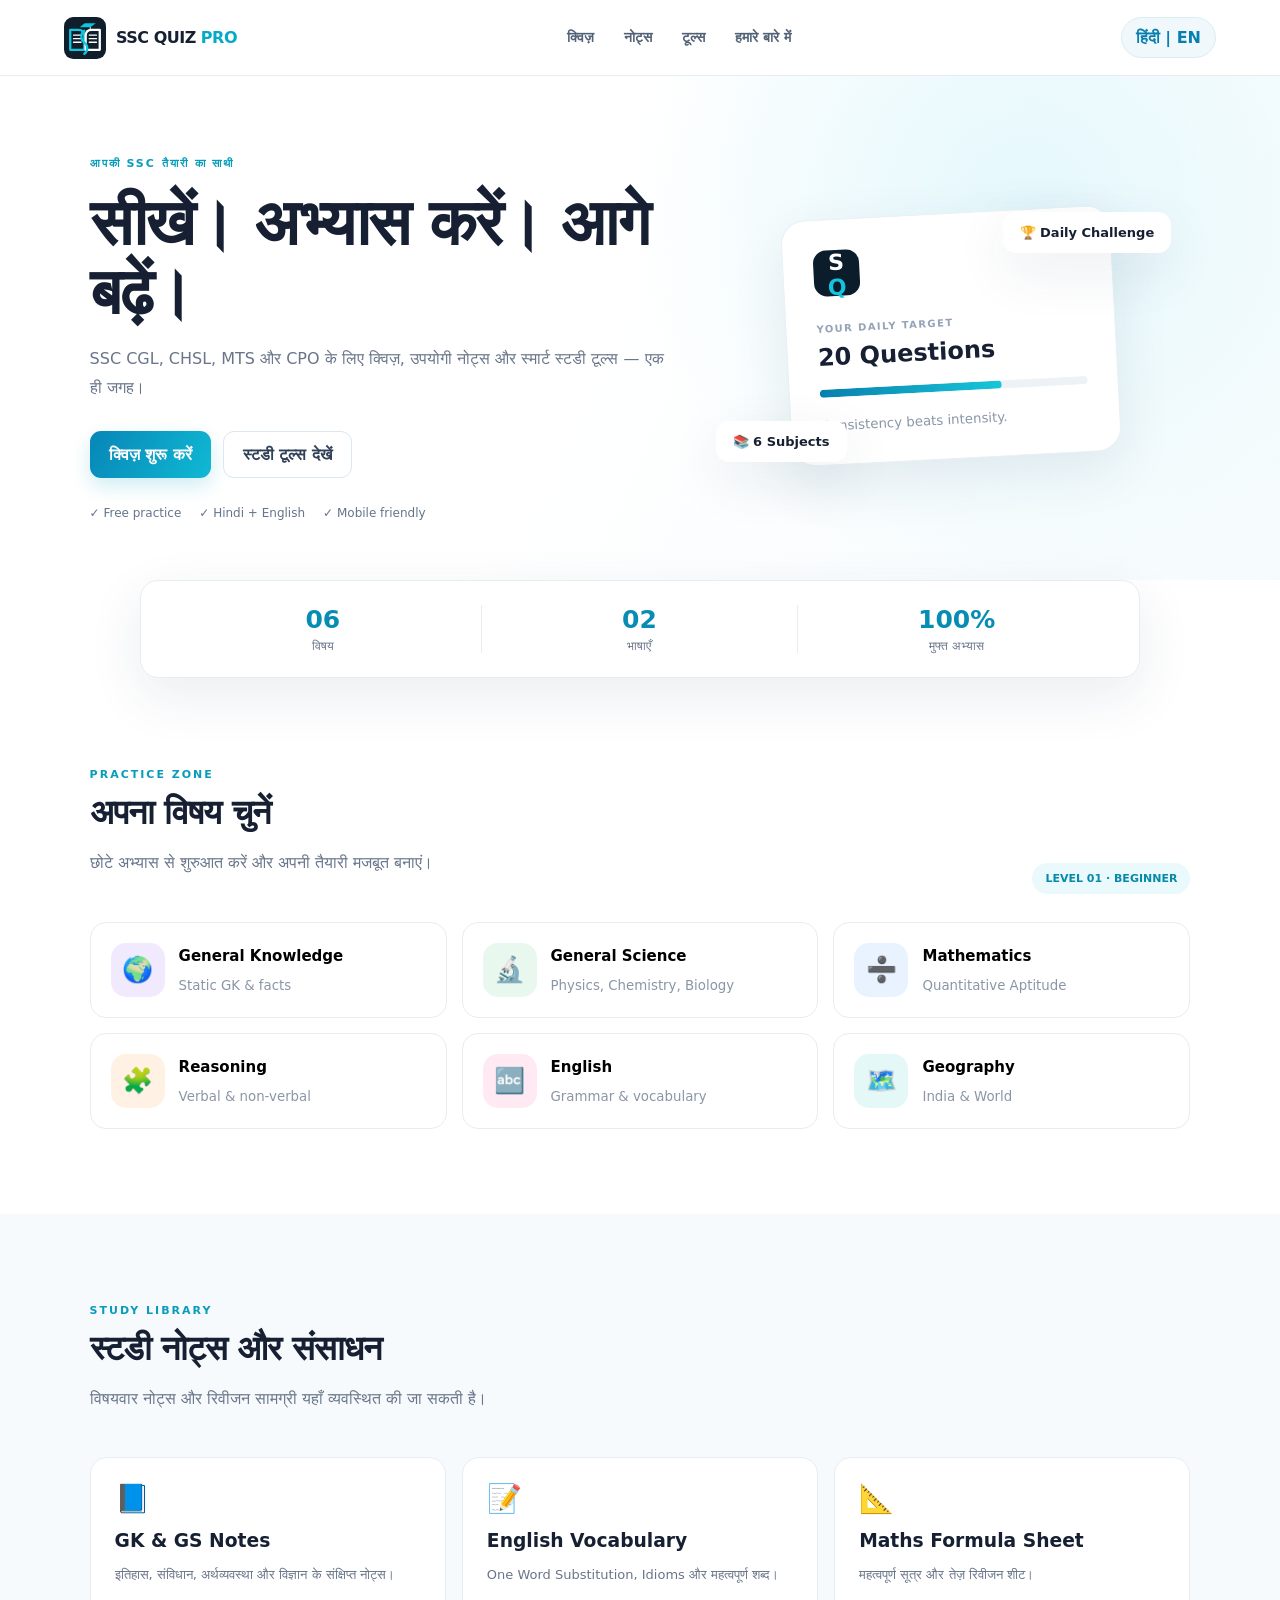
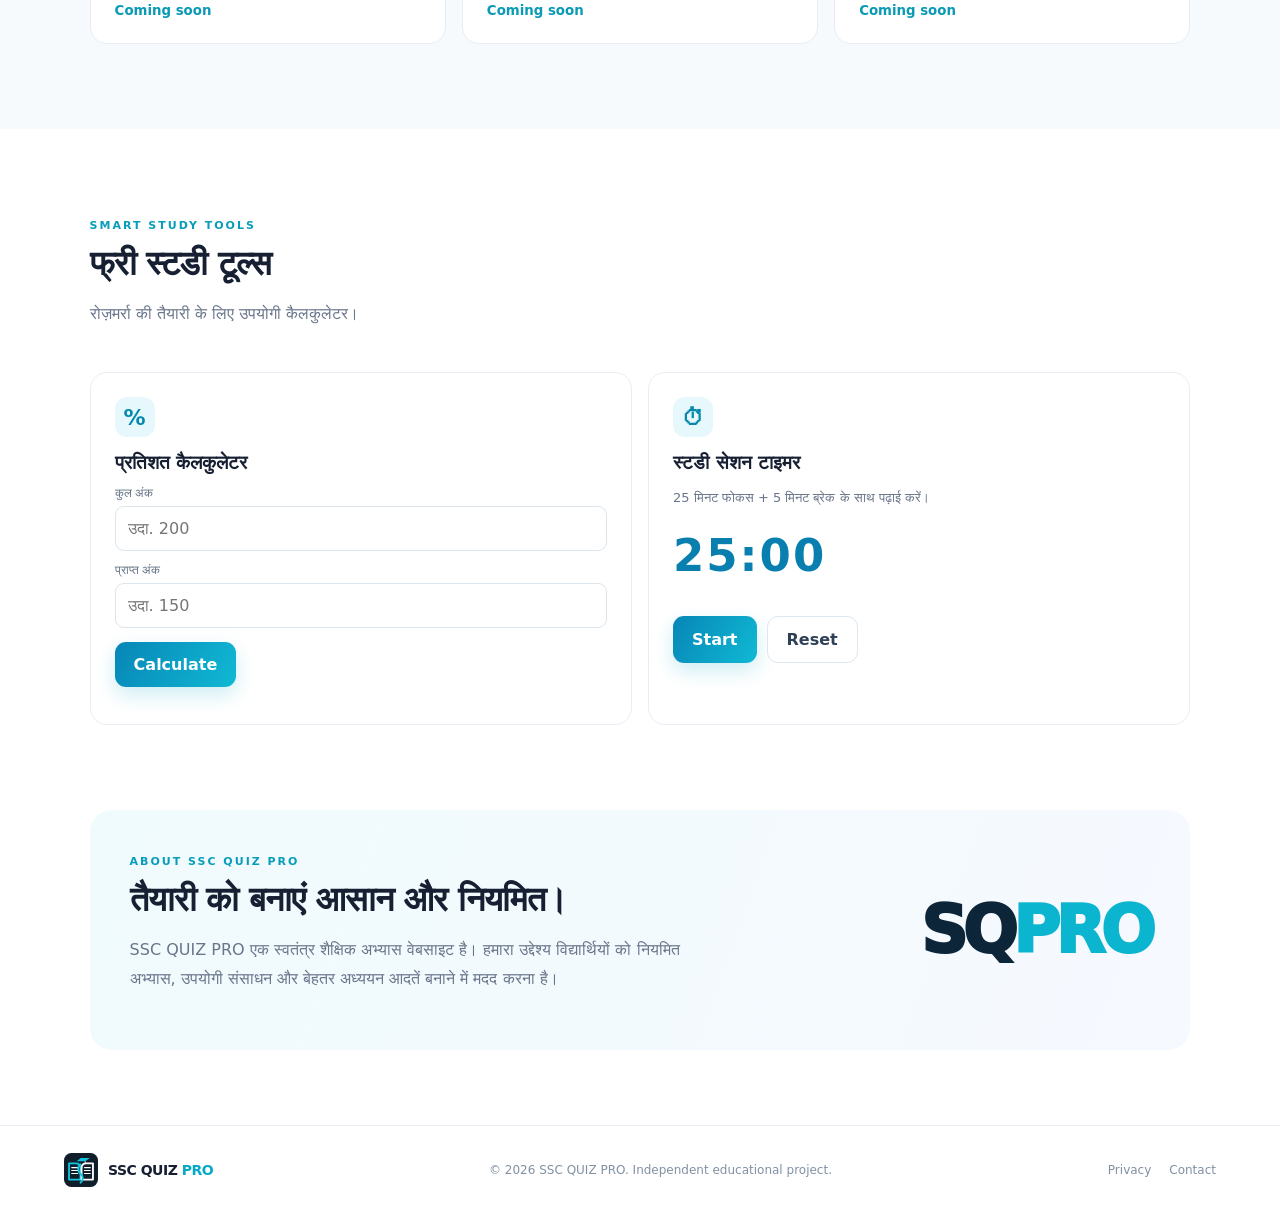
<file: index.html>
<!doctype html>
<html lang="hi">
<head>
<meta charset="utf-8"><meta name="viewport" content="width=device-width,initial-scale=1">
<meta name="description" content="SSC QUIZ PRO — SSC CGL, CHSL, MTS और CPO की मुफ्त तैयारी: क्विज़, नोट्स और स्टडी टूल्स।">
<meta name="theme-color" content="#ffffff"><title>SSC QUIZ PRO | Learn • Practice • Progress</title>
<link rel="icon" href="logo.svg" type="image/svg+xml"><link rel="stylesheet" href="styles.css">
</head>
<body>
<header class="topbar"><a class="brand" href="#home"><img src="logo.svg" alt="SSC QUIZ PRO logo"><span>SSC QUIZ <b>PRO</b></span></a><nav><a href="#quiz" data-hi="क्विज़" data-en="Quiz">क्विज़</a><a href="#notes" data-hi="नोट्स" data-en="Notes">नोट्स</a><a href="#tools" data-hi="टूल्स" data-en="Tools">टूल्स</a><a href="#about" data-hi="हमारे बारे में" data-en="About">हमारे बारे में</a></nav><button id="langBtn" class="lang">हिंदी | EN</button></header>
<main id="home">
<section class="hero"><div class="hero-copy"><span class="eyebrow" data-hi="आपकी SSC तैयारी का साथी" data-en="Your SSC preparation companion">आपकी SSC तैयारी का साथी</span><h1 data-hi="सीखें। अभ्यास करें। आगे बढ़ें।" data-en="Learn. Practice. Progress.">सीखें। अभ्यास करें। आगे बढ़ें।</h1><p data-hi="SSC CGL, CHSL, MTS और CPO के लिए क्विज़, उपयोगी नोट्स और स्मार्ट स्टडी टूल्स — एक ही जगह।" data-en="Quizzes, useful notes and smart study tools for SSC CGL, CHSL, MTS and CPO — all in one place.">SSC CGL, CHSL, MTS और CPO के लिए क्विज़, उपयोगी नोट्स और स्मार्ट स्टडी टूल्स — एक ही जगह।</p><div class="actions"><a class="btn primary" href="#quiz" data-hi="क्विज़ शुरू करें" data-en="Start a quiz">क्विज़ शुरू करें</a><a class="btn secondary" href="#tools" data-hi="स्टडी टूल्स देखें" data-en="Explore study tools">स्टडी टूल्स देखें</a></div><div class="trust"><span>✓ Free practice</span><span>✓ Hindi + English</span><span>✓ Mobile friendly</span></div></div><div class="hero-art"><div class="score-card"><div class="mini-logo">S<span>Q</span></div><p>YOUR DAILY TARGET</p><strong>20 Questions</strong><div class="progress"><i></i></div><small>Consistency beats intensity.</small></div><div class="float-chip chip1">🏆 Daily Challenge</div><div class="float-chip chip2">📚 6 Subjects</div></div></section>
<section class="stats"><div><strong>06</strong><span data-hi="विषय" data-en="Subjects">विषय</span></div><div><strong>02</strong><span data-hi="भाषाएँ" data-en="Languages">भाषाएँ</span></div><div><strong>100%</strong><span data-hi="मुफ्त अभ्यास" data-en="Free practice">मुफ्त अभ्यास</span></div></section>
<section id="quiz" class="section"><div class="section-head"><div><span class="eyebrow">PRACTICE ZONE</span><h2 data-hi="अपना विषय चुनें" data-en="Choose your subject">अपना विषय चुनें</h2><p data-hi="छोटे अभ्यास से शुरुआत करें और अपनी तैयारी मजबूत बनाएं।" data-en="Start with a short practice set and strengthen your preparation.">छोटे अभ्यास से शुरुआत करें और अपनी तैयारी मजबूत बनाएं।</p></div><span class="pill">LEVEL 01 · BEGINNER</span></div><div class="subject-grid">
<button class="subject" data-subject="GK"><span class="subject-icon purple">🌍</span><b>General Knowledge</b><small>Static GK & facts</small></button><button class="subject" data-subject="GS"><span class="subject-icon green">🔬</span><b>General Science</b><small>Physics, Chemistry, Biology</small></button><button class="subject" data-subject="Maths"><span class="subject-icon blue">➗</span><b>Mathematics</b><small>Quantitative Aptitude</small></button><button class="subject" data-subject="Reasoning"><span class="subject-icon orange">🧩</span><b>Reasoning</b><small>Verbal & non-verbal</small></button><button class="subject" data-subject="English"><span class="subject-icon pink">🔤</span><b>English</b><small>Grammar & vocabulary</small></button><button class="subject" data-subject="Geography"><span class="subject-icon teal">🗺️</span><b>Geography</b><small>India & World</small></button></div>
<div id="quizPanel" class="quiz-panel hidden"><div class="quiz-top"><span id="quizSubject">GK</span><span id="questionCount">Question 1/5</span></div><div class="quiz-progress"><i id="quizProgress"></i></div><h3 id="questionText"></h3><div id="options" class="options"></div><p id="feedback" class="feedback" aria-live="polite"></p><div class="quiz-bottom"><span id="scoreText">Score: 0</span><button id="nextBtn" class="btn primary" disabled>Next question →</button></div></div>
</section>
<section id="notes" class="section soft"><div class="section-head"><div><span class="eyebrow">STUDY LIBRARY</span><h2 data-hi="स्टडी नोट्स और संसाधन" data-en="Study notes & resources">स्टडी नोट्स और संसाधन</h2><p data-hi="विषयवार नोट्स और रिवीजन सामग्री यहाँ व्यवस्थित की जा सकती है।" data-en="Organised subject-wise notes and revision material can live here.">विषयवार नोट्स और रिवीजन सामग्री यहाँ व्यवस्थित की जा सकती है।</p></div></div><div class="resource-grid"><article class="resource"><span>📘</span><h3>GK & GS Notes</h3><p data-hi="इतिहास, संविधान, अर्थव्यवस्था और विज्ञान के संक्षिप्त नोट्स।" data-en="Concise notes for History, Polity, Economy and Science.">इतिहास, संविधान, अर्थव्यवस्था और विज्ञान के संक्षिप्त नोट्स।</p><small>Coming soon</small></article><article class="resource"><span>📝</span><h3>English Vocabulary</h3><p data-hi="One Word Substitution, Idioms और महत्वपूर्ण शब्द।" data-en="One Word Substitution, idioms and important words.">One Word Substitution, Idioms और महत्वपूर्ण शब्द।</p><small>Coming soon</small></article><article class="resource"><span>📐</span><h3>Maths Formula Sheet</h3><p data-hi="महत्वपूर्ण सूत्र और तेज़ रिवीजन शीट।" data-en="Important formulas and quick revision sheets.">महत्वपूर्ण सूत्र और तेज़ रिवीजन शीट।</p><small>Coming soon</small></article></div></section>
<section id="tools" class="section"><div class="section-head"><div><span class="eyebrow">SMART STUDY TOOLS</span><h2 data-hi="फ्री स्टडी टूल्स" data-en="Free study tools">फ्री स्टडी टूल्स</h2><p data-hi="रोज़मर्रा की तैयारी के लिए उपयोगी कैलकुलेटर।" data-en="Useful calculators for everyday preparation.">रोज़मर्रा की तैयारी के लिए उपयोगी कैलकुलेटर।</p></div></div><div class="tools-grid"><div class="tool-card"><span class="tool-icon">%</span><h3 data-hi="प्रतिशत कैलकुलेटर" data-en="Percentage calculator">प्रतिशत कैलकुलेटर</h3><label data-hi="कुल अंक" data-en="Total marks">कुल अंक</label><input id="total" type="number" placeholder="उदा. 200"><label data-hi="प्राप्त अंक" data-en="Obtained marks">प्राप्त अंक</label><input id="obtained" type="number" placeholder="उदा. 150"><button id="calcPercent" class="btn primary">Calculate</button><p id="percentResult" class="result" aria-live="polite"></p></div><div class="tool-card"><span class="tool-icon">⏱</span><h3 data-hi="स्टडी सेशन टाइमर" data-en="Study session timer">स्टडी सेशन टाइमर</h3><p data-hi="25 मिनट फोकस + 5 मिनट ब्रेक के साथ पढ़ाई करें।" data-en="Study with 25 minutes focus + 5 minutes break.">25 मिनट फोकस + 5 मिनट ब्रेक के साथ पढ़ाई करें।</p><div id="timerDisplay" class="timer">25:00</div><div class="timer-actions"><button id="timerStart" class="btn primary">Start</button><button id="timerReset" class="btn secondary">Reset</button></div></div></div></section>
<section id="about" class="about"><div><span class="eyebrow">ABOUT SSC QUIZ PRO</span><h2 data-hi="तैयारी को बनाएं आसान और नियमित।" data-en="Make preparation simpler and consistent.">तैयारी को बनाएं आसान और नियमित।</h2><p data-hi="SSC QUIZ PRO एक स्वतंत्र शैक्षिक अभ्यास वेबसाइट है। हमारा उद्देश्य विद्यार्थियों को नियमित अभ्यास, उपयोगी संसाधन और बेहतर अध्ययन आदतें बनाने में मदद करना है।" data-en="SSC QUIZ PRO is an independent educational practice website. Our goal is to help learners build consistent practice habits with useful resources.">SSC QUIZ PRO एक स्वतंत्र शैक्षिक अभ्यास वेबसाइट है। हमारा उद्देश्य विद्यार्थियों को नियमित अभ्यास, उपयोगी संसाधन और बेहतर अध्ययन आदतें बनाने में मदद करना है।</p></div><div class="about-mark">SQ<span>PRO</span></div></section>
</main><footer><a class="brand" href="#home"><img src="logo.svg" alt=""><span>SSC QUIZ <b>PRO</b></span></a><p>© <span id="year"></span> SSC QUIZ PRO. Independent educational project.</p><div><a href="privacy.html">Privacy</a><a href="contact.html">Contact</a></div></footer><script src="app.js"></script>
</body></html>
</file>
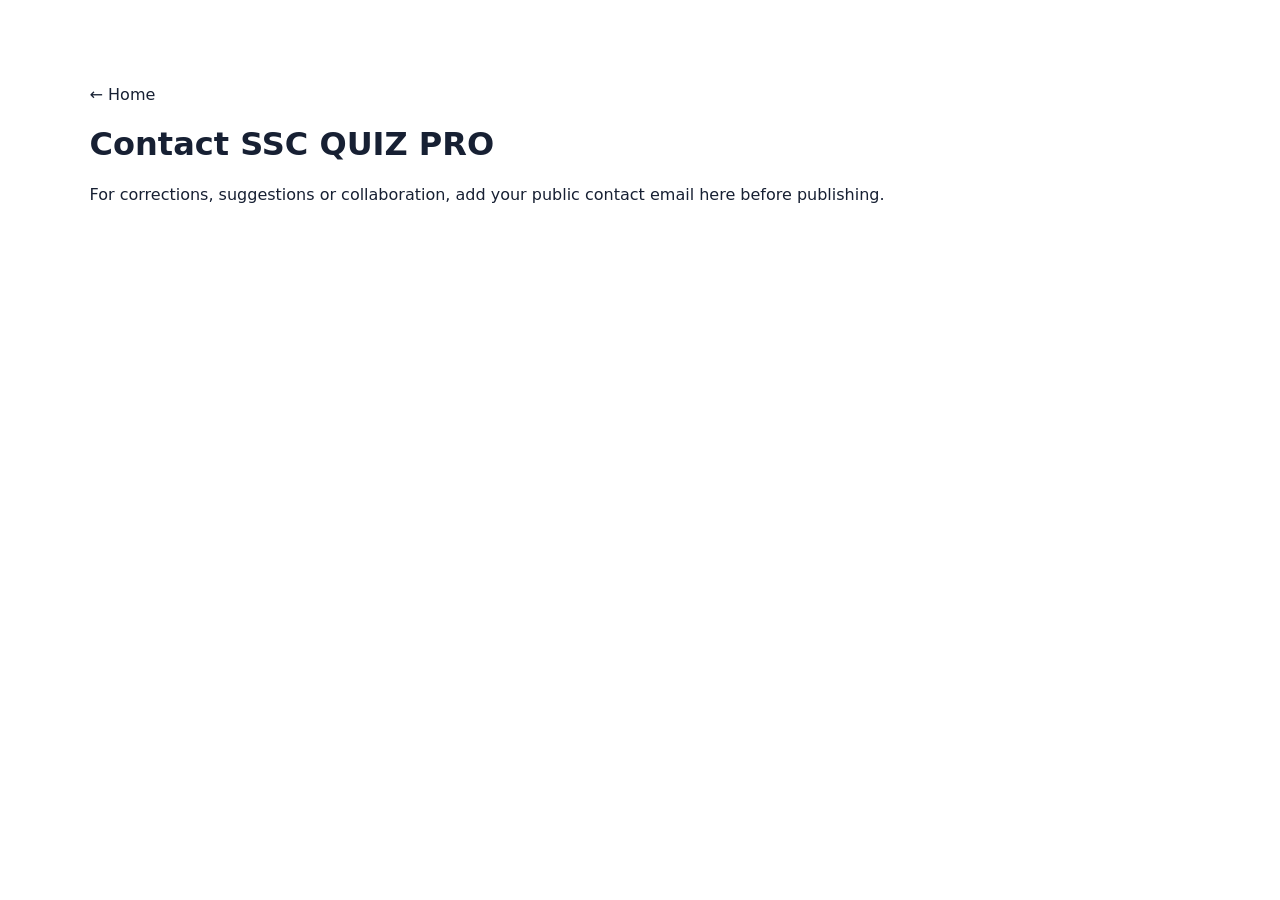
<file: contact.html>
<!doctype html><html lang="en"><meta charset="utf-8"><meta name="viewport" content="width=device-width,initial-scale=1"><title>Contact | SSC QUIZ PRO</title><link rel="stylesheet" href="styles.css"><main class="section"><a href="index.html">← Home</a><h1>Contact SSC QUIZ PRO</h1><p>For corrections, suggestions or collaboration, add your public contact email here before publishing.</p></main></html>
</file>
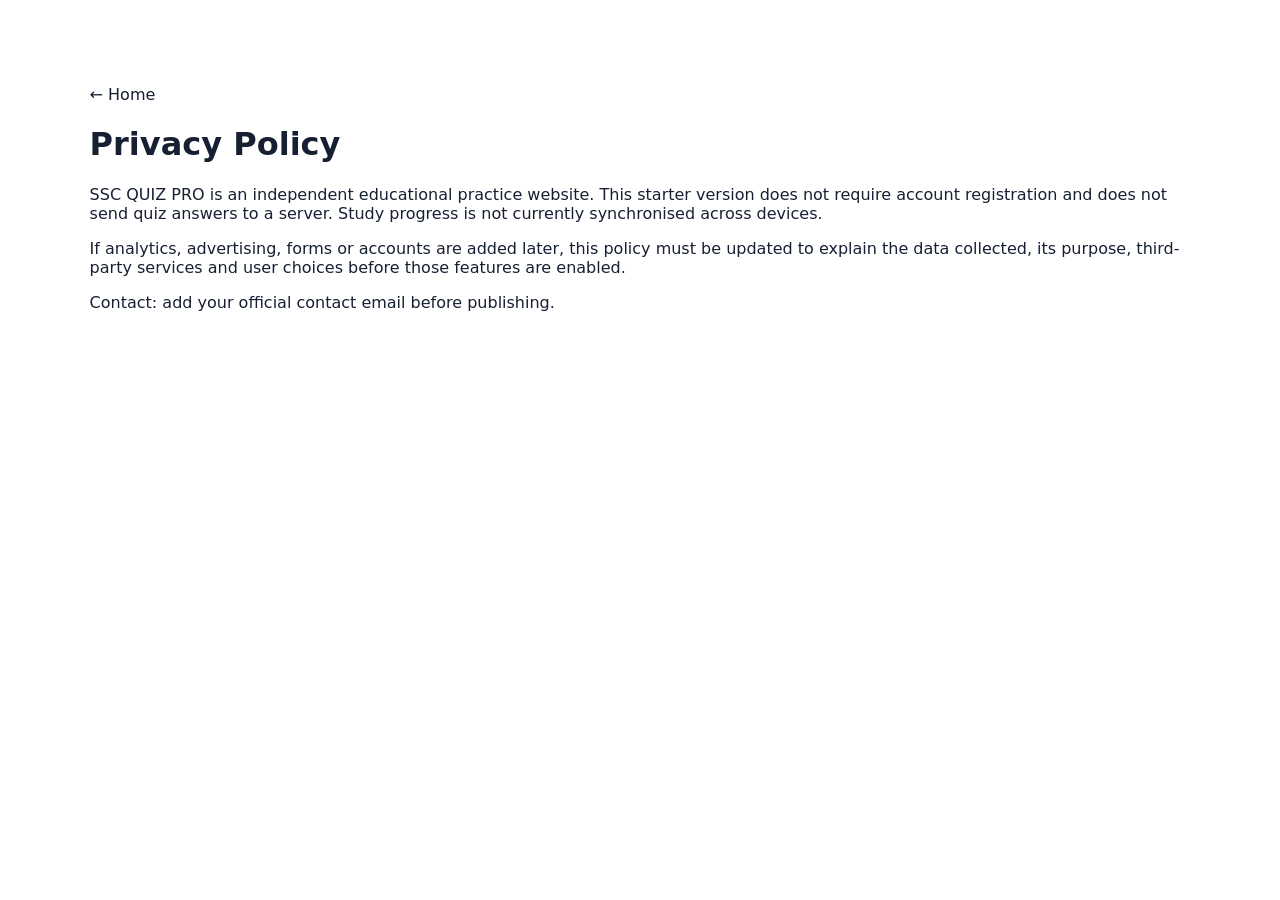
<file: privacy.html>
<!doctype html><html lang="en"><meta charset="utf-8"><meta name="viewport" content="width=device-width,initial-scale=1"><title>Privacy Policy | SSC QUIZ PRO</title><link rel="stylesheet" href="styles.css"><main class="section"><a href="index.html">← Home</a><h1>Privacy Policy</h1><p>SSC QUIZ PRO is an independent educational practice website. This starter version does not require account registration and does not send quiz answers to a server. Study progress is not currently synchronised across devices.</p><p>If analytics, advertising, forms or accounts are added later, this policy must be updated to explain the data collected, its purpose, third-party services and user choices before those features are enabled.</p><p>Contact: add your official contact email before publishing.</p></main></html>
</file>
<file: styles.css>
:root{--ink:#172033;--muted:#69758a;--blue:#087fae;--cyan:#10b9d4;--line:#e7edf3;--soft:#f5f9fc;--shadow:0 18px 55px rgba(25,57,84,.09)}*{box-sizing:border-box}html{scroll-behavior:smooth}body{margin:0;font-family:Inter,ui-sans-serif,system-ui,-apple-system,"Segoe UI",sans-serif;color:var(--ink);background:#fff}a{color:inherit;text-decoration:none}.topbar{height:76px;padding:0 max(5vw,22px);display:flex;align-items:center;justify-content:space-between;border-bottom:1px solid var(--line);position:sticky;top:0;background:rgba(255,255,255,.94);backdrop-filter:blur(12px);z-index:10}.brand{display:flex;align-items:center;gap:10px;font-weight:850;letter-spacing:-.5px}.brand img{width:42px;height:42px}.brand b{color:#06a9c6}.topbar nav{display:flex;gap:30px;color:#526176;font-size:14px;font-weight:650}.topbar nav a:hover,footer a:hover{color:var(--blue)}button{font:inherit;cursor:pointer}.lang{background:#f0f8fb;border:1px solid #d7edf4;border-radius:30px;padding:10px 14px;color:#087fae;font-weight:750}.hero{padding:76px max(7vw,24px) 60px;display:grid;grid-template-columns:1.1fr .9fr;align-items:center;gap:35px;background:radial-gradient(circle at 80% 25%,#e5f8fc 0,transparent 36%),linear-gradient(115deg,#fff 45%,#f5fbfd)}.eyebrow{font-size:11px;letter-spacing:2px;font-weight:850;color:#079cba}.hero h1{font-size:clamp(38px,5vw,64px);line-height:1.08;letter-spacing:-2px;margin:18px 0}.hero p,.section-head p,.about p{color:var(--muted);line-height:1.8;max-width:600px}.actions{display:flex;gap:12px;margin:28px 0}.btn{border:0;border-radius:11px;padding:13px 19px;font-weight:750;display:inline-flex;align-items:center;justify-content:center}.primary{background:linear-gradient(120deg,#0786b7,#10b9d4);color:#fff;box-shadow:0 8px 20px #0aa5c533}.secondary{background:#fff;border:1px solid #dce7ef;color:#304157}.trust{display:flex;gap:18px;flex-wrap:wrap;color:#64748b;font-size:12px}.hero-art{min-height:300px;display:grid;place-items:center;position:relative}.score-card{width:min(330px,80%);padding:30px;background:#fff;border:1px solid #e9f0f5;border-radius:24px;box-shadow:var(--shadow);transform:rotate(-3deg)}.mini-logo{width:46px;height:46px;background:#0b1c2b;color:#fff;border-radius:13px;display:grid;place-items:center;font-weight:900;font-size:22px}.mini-logo span{color:#12c4dc}.score-card p{font-size:10px;letter-spacing:1.4px;color:#94a3b8;font-weight:800;margin:24px 0 5px}.score-card strong{font-size:24px}.score-card small{color:#8b97a8}.progress,.quiz-progress{height:8px;background:#edf2f6;border-radius:20px;margin:18px 0;overflow:hidden}.progress i{display:block;width:68%;height:100%;background:linear-gradient(90deg,#087fae,#17c6d9);border-radius:20px}.float-chip{position:absolute;background:#fff;padding:13px 17px;border-radius:13px;box-shadow:var(--shadow);font-weight:750;font-size:13px}.chip1{top:26px;right:4%}.chip2{bottom:24px;left:1%}.stats{margin:0 auto;max-width:1000px;display:grid;grid-template-columns:repeat(3,1fr);padding:24px;border:1px solid var(--line);border-radius:18px;box-shadow:var(--shadow);background:#fff}.stats div{text-align:center;display:grid;gap:5px;border-right:1px solid var(--line)}.stats div:last-child{border:0}.stats strong{font-size:25px;color:#078db4}.stats span{font-size:12px;color:var(--muted)}.section{padding:85px max(7vw,24px)}.section-head{display:flex;justify-content:space-between;align-items:end;margin-bottom:28px}.section h2,.about h2{font-size:34px;letter-spacing:-1px;margin:10px 0}.pill{font-size:11px;color:#0789a9;background:#eaf9fc;padding:9px 13px;border-radius:30px;font-weight:850}.subject-grid{display:grid;grid-template-columns:repeat(3,1fr);gap:15px}.subject{background:#fff;border:1px solid var(--line);border-radius:16px;padding:20px;display:grid;grid-template-columns:54px 1fr;column-gap:14px;text-align:left;align-items:center;transition:.2s}.subject:hover{transform:translateY(-4px);box-shadow:var(--shadow);border-color:#b9e7f0}.subject-icon{grid-row:span 2;width:54px;height:54px;border-radius:15px;display:grid;place-items:center;font-size:25px}.purple{background:#f1eaff}.green{background:#e8f8ef}.blue{background:#e9f2ff}.orange{background:#fff1e4}.pink{background:#ffeaf3}.teal{background:#e4f8f7}.subject b{font-size:15px}.subject small{color:#8a96a7;margin-top:5px}.quiz-panel{margin-top:25px;padding:25px;border:1px solid #dceaf0;border-radius:18px;box-shadow:var(--shadow);max-width:760px}.hidden{display:none}.quiz-top,.quiz-bottom{display:flex;justify-content:space-between;color:#718096;font-size:13px;font-weight:750}.quiz-top span:first-child{color:#078eaf}.quiz-progress{margin:14px 0 22px;height:6px}.quiz-progress i{display:block;height:100%;width:20%;background:#10b9d4;transition:.2s}.quiz-panel h3{font-size:20px;line-height:1.5}.options{display:grid;gap:10px}.option{padding:13px 15px;text-align:left;border:1px solid var(--line);background:#fff;border-radius:11px;color:#344256}.option:hover{border-color:#13afca}.option.correct{background:#eaf9f0;border-color:#59c889}.option.wrong{background:#fff0f0;border-color:#f09b9b}.feedback{min-height:24px;color:#607084;font-size:13px}.quiz-bottom{align-items:center}.soft{background:#f7fafc}.resource-grid,.tools-grid{display:grid;grid-template-columns:repeat(3,1fr);gap:16px}.resource,.tool-card{padding:24px;background:#fff;border:1px solid var(--line);border-radius:17px}.resource>span{font-size:28px}.resource h3,.tool-card h3{margin:15px 0 8px}.resource p,.tool-card p{font-size:13px;color:var(--muted);line-height:1.7}.resource small{color:#0a9ab6;font-weight:800}.tools-grid{grid-template-columns:repeat(2,1fr)}.tool-icon{width:40px;height:40px;border-radius:12px;background:#e6f8fb;color:#0789ae;display:grid;place-items:center;font-size:22px;font-weight:900}.tool-card label{display:block;font-size:12px;color:#617084;margin:12px 0 6px}.tool-card input{width:100%;padding:12px;border:1px solid #dce5ec;border-radius:9px;font:inherit}.tool-card .btn{margin-top:14px}.result{font-weight:800;color:#078eaf}.timer{font-size:45px;font-weight:850;letter-spacing:2px;margin:20px 0;color:#087fae}.timer-actions{display:flex;gap:10px}.about{margin:0 max(7vw,24px) 75px;padding:40px;border-radius:22px;background:linear-gradient(110deg,#f0fbfd,#f6f9ff);display:flex;align-items:center;justify-content:space-between;gap:25px}.about-mark{font-size:65px;font-weight:950;color:#0d2538;letter-spacing:-5px}.about-mark span{color:#0bb5cf}footer{padding:25px max(5vw,22px);border-top:1px solid var(--line);display:flex;align-items:center;justify-content:space-between;gap:20px;color:#8190a2;font-size:12px}footer .brand{color:var(--ink);font-size:14px}footer .brand img{width:34px;height:34px}footer div{display:flex;gap:18px}@media(max-width:760px){.topbar{height:66px}.topbar nav{display:none}.hero{padding-top:52px;grid-template-columns:1fr}.hero-art{min-height:250px}.stats{margin:0 18px}.section{padding:65px 20px}.subject-grid{grid-template-columns:repeat(2,1fr)}.resource-grid{grid-template-columns:1fr}.tools-grid{grid-template-columns:1fr}.section-head{align-items:start;gap:15px;flex-direction:column}.about{margin:0 20px 50px;padding:27px;flex-direction:column;align-items:start}.about-mark{font-size:48px}footer{flex-wrap:wrap}footer p{order:3;width:100%}}@media(max-width:390px){.subject-grid{grid-template-columns:1fr}.trust{gap:9px}.actions{flex-direction:column}}
</file>
